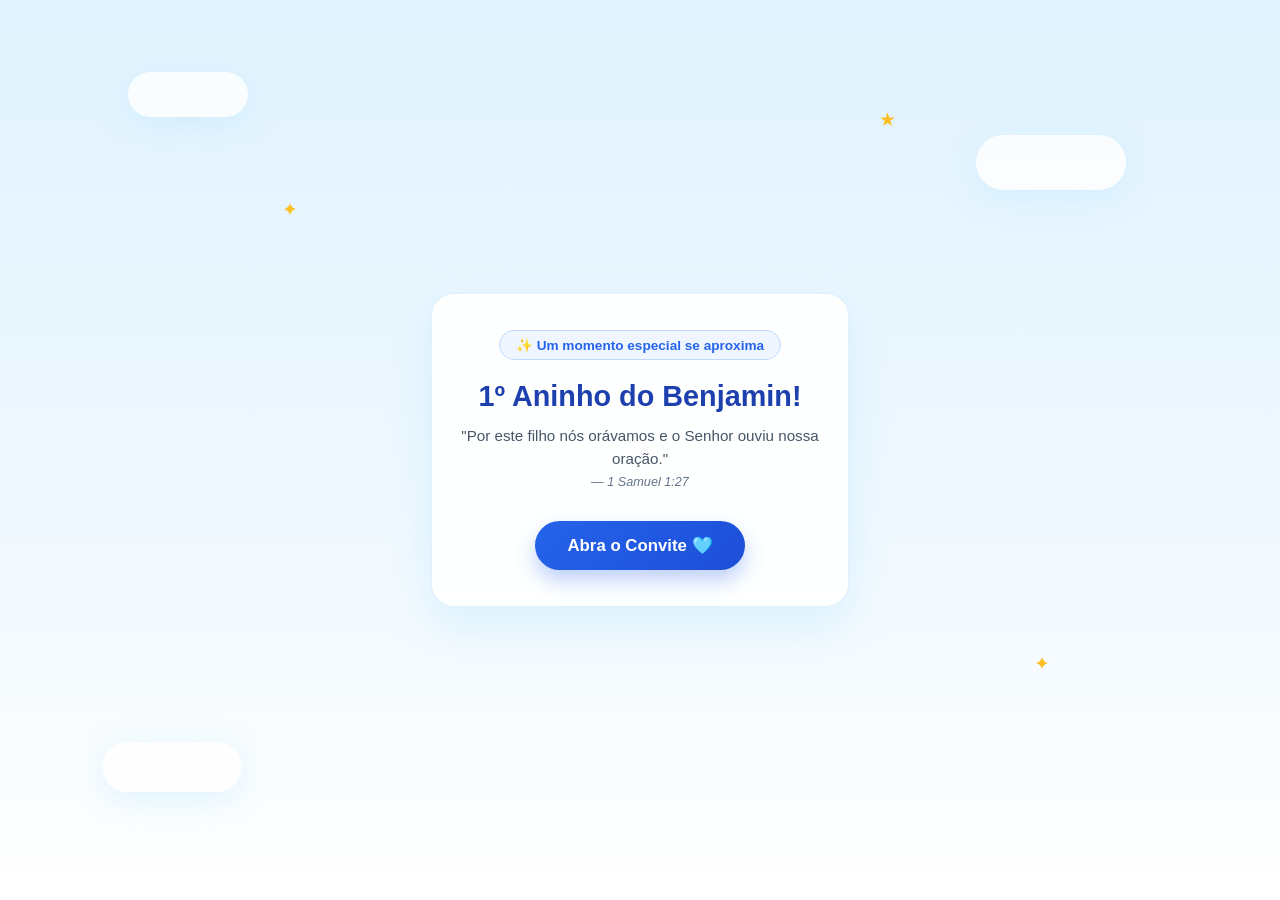
<file: index.html>
<!DOCTYPE html>
<html lang="pt-BR">
<head>
<meta charset="UTF-8">
<meta name="viewport" content="width=device-width, initial-scale=1.0">
<link rel="stylesheet" href="/src/css/style.css">
<title>1º Aninho do Benjamin</title>
</head>
<body>

<!-- Tela de Abertura -->
<div id="splash-screen">
  <div class="cloud cloud-1"></div>
  <div class="cloud cloud-2"></div>
  <div class="cloud cloud-3"></div>
  <span class="star star-1">✦</span>
  <span class="star star-2">★</span>
  <span class="star star-3">✦</span>
  <span class="star star-4">✦</span>

  <div class="splash-card">
    <span class="badge-tag">✨ Um momento especial se aproxima</span>
    <h1 class="splash-title">1º Aninho do Benjamin!</h1>
    <p class="splash-subtitle">
      "Por este filho nós orávamos e o Senhor ouviu nossa oração."<br>
      <small style="color: #64748b; font-style: italic;">— 1 Samuel 1:27</small>
    </p>

    <button class="btn-open-invite" onclick="revelarConvite('')">
      <span>Abra o Convite</span> 🩵
    </button>
  </div>
</div>

<!-- Script para acionar a transição -->
<script src="src/script.js"></script>

</body>
</html>
</file>
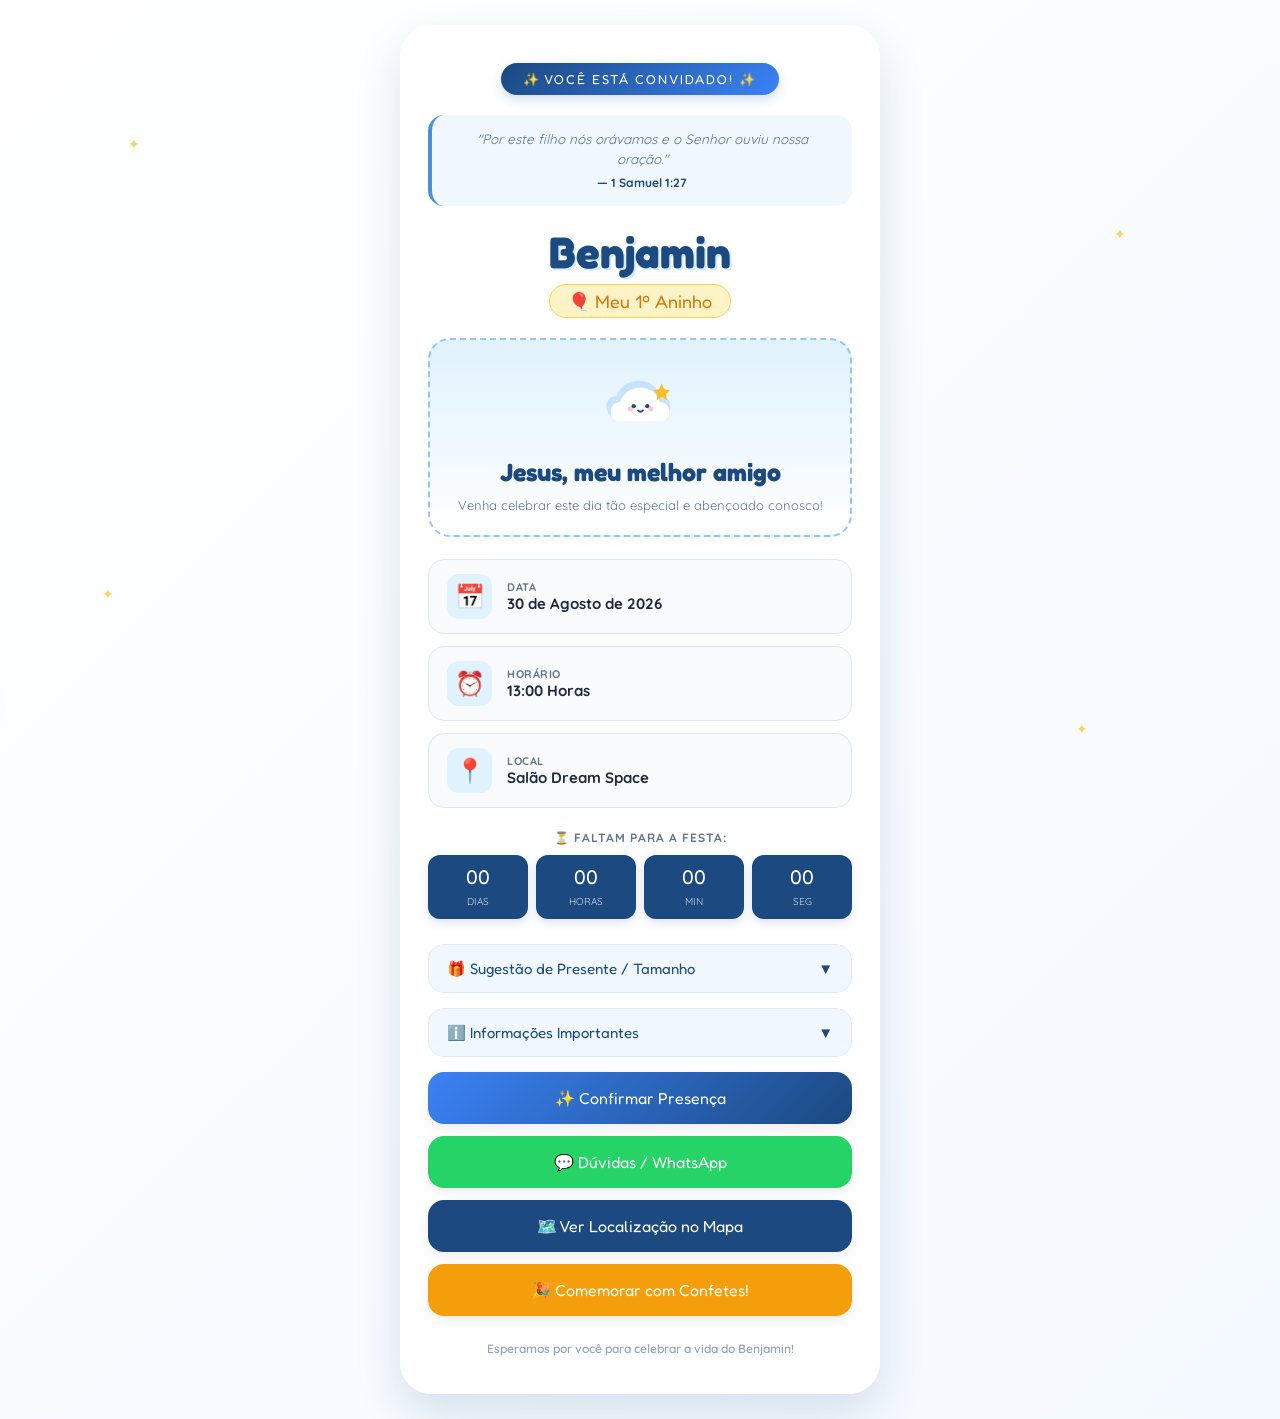
<file: src/Convite/convite.html>
<!DOCTYPE html>
<html lang="pt-BR">

<head>
    <meta charset="UTF-8">
    <meta name="viewport" content="width=device-width, initial-scale=1.0">
    <title>Convite de 1 Aninho - Benjamin</title>
    <link rel="preconnect" href="https://fonts.googleapis.com">
    <link rel="preconnect" href="https://fonts.gstatic.com" crossorigin>
    <link
        href="https://fonts.googleapis.com/css2?family=Fredoka:wght@400;600;700&family=Quicksand:wght@500;700&display=swap"
        rel="stylesheet">
    <link rel="stylesheet" href="../Convite/css/style.css">
    <link rel="icon" href="../img/logo.png">
</head>

<body>

    <!-- Fundo Animado com Nuvens Deslizantes e Estrelas -->
    <div class="cloud-bg-container">
        <div class="animated-cloud cloud-1"></div>
        <div class="animated-cloud cloud-2"></div>
        <div class="animated-cloud cloud-3"></div>

        <!-- Estrelas Brilhantes -->
        <div class="sparkle-star" style="top: 15%; left: 10%;">✦</div>
        <div class="sparkle-star" style="top: 25%; right: 12%; animation-delay: 1s;">✦</div>
        <div class="sparkle-star" style="top: 65%; left: 8%; animation-delay: 2s;">✦</div>
        <div class="sparkle-star" style="top: 80%; right: 15%; animation-delay: 0.5s;">✦</div>
    </div>

    <!-- Card Principal do Convite -->
    <div class="card">
        <div class="header-badge">✨ Você está convidado! ✨</div>

        <div class="bible-verse">
            "Por este filho nós orávamos e o Senhor ouviu nossa oração."
            <span>— 1 Samuel 1:27</span>
        </div>

        <div class="name-container">
            <h1 class="name">Benjamin</h1>
            <div class="age-tag">🎈 Meu 1º Aninho</div>
        </div>

        <div class="illustration-box">
            <svg class="illustration-svg" viewBox="0 0 100 100" fill="none" xmlns="http://www.w3.org/2000/svg">
                <path
                    d="M20 65 C15 65 10 60 10 52 C10 45 15 40 22 40 C25 30 35 22 48 22 C60 22 70 30 73 40 C80 40 85 45 85 52 C85 60 80 65 75 65 Z"
                    fill="#93C5FD" opacity="0.4" />
                <path
                    d="M25 70 C20 70 15 65 15 58 C15 52 20 47 26 47 C29 38 38 30 50 30 C61 30 70 38 73 47 C79 47 84 52 84 58 C84 65 79 70 74 70 Z"
                    fill="#ffffff" />
                <circle cx="42" cy="52" r="2.5" fill="#1B4980" />
                <circle cx="58" cy="52" r="2.5" fill="#1B4980" />
                <path d="M47 57 Q50 60 53 57" stroke="#1B4980" stroke-width="2" stroke-linecap="round" fill="none" />
                <circle cx="38" cy="55" r="3" fill="#FCA5A5" opacity="0.6" />
                <circle cx="62" cy="55" r="3" fill="#FCA5A5" opacity="0.6" />
                <polygon points="75,25 78,32 85,33 80,38 81,45 75,41 69,45 70,38 65,33 72,32" fill="#FBBF24" />
            </svg>
            <h2 class="theme-title">Jesus, meu melhor amigo</h2>
            <p class="subtitle">Venha celebrar este dia tão especial e abençoado conosco!</p>
        </div>

        <div class="details-grid">
            <div class="detail-card">
                <div class="detail-icon">📅</div>
                <div class="detail-text">
                    <h4>Data</h4>
                    <p>30 de Agosto de 2026</p>
                </div>
            </div>

            <div class="detail-card">
                <div class="detail-icon">⏰</div>
                <div class="detail-text">
                    <h4>Horário</h4>
                    <p>13:00 Horas</p>
                </div>
            </div>

            <div class="detail-card">
                <div class="detail-icon">📍</div>
                <div class="detail-text">
                    <h4>Local</h4>
                    <p>Salão Dream Space</p>
                </div>
            </div>
        </div>

        <!-- Contagem Regressiva -->
        <div class="countdown-title">⏳ Faltam para a festa:</div>
        <div class="timer-grid">
            <div class="timer-block">
                <span class="timer-number" id="days">00</span>
                <span class="timer-label">Dias</span>
            </div>
            <div class="timer-block">
                <span class="timer-number" id="hours">00</span>
                <span class="timer-label">Horas</span>
            </div>
            <div class="timer-block">
                <span class="timer-number" id="minutes">00</span>
                <span class="timer-label">Min</span>
            </div>
            <div class="timer-block">
                <span class="timer-number" id="seconds">00</span>
                <span class="timer-label">Seg</span>
            </div>
        </div>

        <!-- Abas Expansíveis -->
        <div class="expandable-section">
            <button class="expand-header" onclick="toggleExpand('gifts')">
                <span>🎁 Sugestão de Presente / Tamanho</span>
                <span id="gifts-arrow">▼</span>
            </button>
            <div id="gifts" class="expand-content">
                Sua presença é o nosso melhor presente! Mas caso deseje presentear o Benjamin:<br><br>
                • <strong>Roupinha:</strong> Tamanho 1 ano / 12-18 meses<br>
                • <strong>Calçado:</strong> Número 20 / 21<br>
                • <strong>Brinquedos:</strong> Educativos / Lúdicos
            </div>
        </div>

        <div class="expandable-section">
            <button class="expand-header" onclick="toggleExpand('info')">
                <span>ℹ️ Informações Importantes</span>
                <span id="info-arrow">▼</span>
            </button>
            <div id="info" class="expand-content">
                • Favor confirmar a presença até o dia 10/08 para organizarmos tudo com muito carinho!<br>
                • Como o espaço é limitado, pedimos a gentileza de não trazer acompanhantes ou convidados extras.<br>
                • Proibido o uso de bebidas alcoólicas no local. <br><br>

                Agradecemos a compreensão e esperamos você para celebrar esse momento especial! 🎉</b>
            </div>
        </div>

        <!-- Botões de Ação -->
        <div class="action-buttons">
            <button onclick="openModal()" class="btn btn-rsvp">
                <span>✨ Confirmar Presença</span>
            </button>
            
            <a href="#" target="_blank" class="btn btn-whatsapp">
                <span>💬 Dúvidas / WhatsApp</span>
            </a>

            <a href="https://www.google.com/maps/search/?api=1&query=Sal%C3%A3o+Dream+Space" target="_blank" class="btn btn-location">
                <span>🗺️ Ver Localização no Mapa</span>
            </a>
            <butt onclick="throwConfetti()" class="btn btn-confetti">
                <span>🎉 Comemorar com Confetes!</span>
            </butt  on>
        </div>

        <footer>
            <p>Esperamos por você para celebrar a vida do Benjamin!</p>
        </footer>
    </div>

    <!-- Modal de Prazo Encerrado -->
    <div id="rsvpModal" class="modal" onclick="closeModal()">
        <div class="modal-content" onclick="closeModal()" style="cursor: pointer;">
            <span class="close-btn" onclick="closeModal()">&times;</span>
            <h2 style="margin-bottom: 15px; color: #1B4980;">Prazo Encerrado ⏳</h2>
            <p style="font-size: 1rem; line-height: 1.6; color: #333; margin-bottom: 15px;">
                O prazo para confirmação de presença no aniversário do Benjamin já se encerrou e a lista final foi
                enviada ao evento.
            </p>
            <p style="font-size: 0.95rem; color: #1B4980; font-weight: bold; margin-bottom: 0;">
                Agradecemos muito o carinho de todos! 🩵
            </p>
            <span style="display: block; margin-top: 20px; font-size: 0.8rem; color: #888;">
                (Clique em qualquer lugar para fechar)
            </span>
        </div>
    </div>

    <script src="../Convite/js/script.js"></script>
</body>

</html>
</file>
<file: src/css/style.css>
*,
*::before,
*::after {
    box-sizing: border-box;
    margin: 0;
    padding: 0;
    text-decoration: none;
}

body {
    font-family: 'Segoe UI', -apple-system, BlinkMacSystemFont, Roboto, sans-serif;
    background-color: #0d1321;
    color: #f1f5f9;
    min-height: 100vh;
    overflow-x: hidden;
}

/* --- Tela de Abertura: Teaser / Splash Screen --- */

#screen-teaser {
    position: fixed;
    top: 0;
    left: 0;
    width: 100%;
    height: 100vh;
    background: linear-gradient(135deg, #0b111e 0%, #172136 50%, #1e2d4a 100%);
    display: flex;
    flex-direction: column;
    justify-content: center;
    align-items: center;
    z-index: 100;
    transition: opacity 1s ease, visibility 1s ease;
    padding: 20px;
    text-align: center;
}

/* Efeito para esconder a Tela 1 na transição */

#screen-teaser.hidden {
    opacity: 0;
    visibility: hidden;
    pointer-events: none;
}

/* Tela 1: Conteúdo */

.teaser-content {
    position: relative;
    z-index: 10;
    max-width: 600px;
}

.teaser-title {
    font-size: 2.2rem;
    font-weight: 300;
    letter-spacing: 2px;
    margin-bottom: 15px;
    color: #ffffff;
}

.teaser-subtitle {
    font-size: 1.1rem;
    color: #cbd5e1;
    margin-bottom: 35px;
    font-weight: 300;
}

.btn-open {
    background: transparent;
    color: #ffffff;
    border: 1px solid rgba(255, 255, 255, 0.4);
    padding: 14px 32px;
    font-size: 1rem;
    letter-spacing: 2px;
    text-transform: uppercase;
    border-radius: 30px;
    cursor: pointer;
    transition: all 0.3s ease;
    backdrop-filter: blur(5px);
}

.btn-open:hover {
    background: #ffffff;
    color: #0d1321;
    border-color: #ffffff;
    box-shadow: 0 0 20px rgba(255, 255, 255, 0.3);
}

/* --- Convite Especial (Tela 2) --- */

#screen-invitation {
    min-height: 100vh;
    display: flex;
    justify-content: center;
    align-items: center;
    padding: 40px 20px;
    background: #0d1321;
}

.card-invitation {
    background: rgba(23, 33, 54, 0.8);
    border: 1px solid rgba(255, 255, 255, 0.1);
    border-radius: 16px;
    padding: 40px;
    max-width: 550px;
    width: 100%;
    text-align: center;
    box-shadow: 0 20px 40px rgba(0, 0, 0, 0.5);
    backdrop-filter: blur(10px);
}

.invitation-title {
    font-size: 2.2rem;
    font-weight: 400;
    color: #38bdf8;
    margin-bottom: 15px;
}

.invitation-text {
    font-size: 1.05rem;
    color: #e2e8f0;
    line-height: 1.6;
    margin-bottom: 30px;
}

.event-details {
    margin: 25px 0;
    padding: 20px;
    background: rgba(255, 255, 255, 0.03);
    border-radius: 10px;
}

.event-details p {
    margin: 8px 0;
    color: #94a3b8;
}

/* Tela de Abertura */
#splash-screen {
    position: fixed;
    top: 0;
    left: 0;
    width: 100%;
    height: 100vh;
    background: linear-gradient(180deg, #e0f2fe 0%, #f0f9ff 60%, #ffffff 100%);
    display: flex;
    flex-direction: column;
    justify-content: center;
    align-items: center;
    z-index: 9999;
    padding: 24px;
    text-align: center;
    transition: opacity 0.8s ease, visibility 0.8s ease, transform 0.8s ease;
}

#splash-screen.hidden {
    opacity: 0;
    visibility: hidden;
    transform: scale(1.05);
    pointer-events: none;
}

.cloud {
    position: absolute;
    background: #ffffff;
    border-radius: 50px;
    opacity: 0.85;
    filter: drop-shadow(0 8px 16px rgba(186, 230, 253, 0.5));
    animation: floatCloud 6s ease-in-out infinite alternate;
}

.cloud-1 {
    top: 8%;
    left: 10%;
    width: 120px;
    height: 45px;
    animation-delay: 0s;
}

.cloud-2 {
    top: 15%;
    right: 12%;
    width: 150px;
    height: 55px;
    animation-delay: 1.5s;
}

.cloud-3 {
    bottom: 12%;
    left: 8%;
    width: 140px;
    height: 50px;
    animation-delay: 0.8s;
}

@keyframes floatCloud {
    0% {
        transform: translateY(0px) scale(1);
    }

    100% {
        transform: translateY(-12px) scale(1.03);
    }
}

.star {
    position: absolute;
    color: #fbbf24;
    font-size: 1.2rem;
    animation: pulseStar 2s infinite ease-in-out alternate;
}

.star-1 {
    top: 22%;
    left: 22%;
    animation-delay: 0.2s;
}

.star-2 {
    top: 12%;
    right: 30%;
    animation-delay: 0.7s;
}

.star-3 {
    bottom: 25%;
    right: 18%;
    animation-delay: 1.1s;
}

@keyframes pulseStar {
    0% {
        transform: scale(0.8);
        opacity: 0.5;
    }

    100% {
        transform: scale(1.2);
        opacity: 1;
    }
}

.splash-card {
    position: relative;
    z-index: 10;
    background: rgba(255, 255, 255, 0.92);
    border: 2px solid #e0f2fe;
    border-radius: 24px;
    padding: 36px 28px;
    max-width: 420px;
    width: 100%;
    box-shadow: 0 20px 40px rgba(186, 230, 253, 0.4);
    backdrop-filter: blur(8px);
    animation: popIn 0.8s cubic-bezier(0.175, 0.885, 0.32, 1.275);
}

@keyframes popIn {
    0% {
        opacity: 0;
        transform: scale(0.85) translateY(20px);
    }

    100% {
        opacity: 1;
        transform: scale(1) translateY(0);
    }
}

.badge-tag {
    display: inline-block;
    background: #eff6ff;
    color: #2563eb;
    font-weight: 600;
    font-size: 0.85rem;
    padding: 6px 16px;
    border-radius: 20px;
    border: 1px solid #bfdbfe;
    margin-bottom: 20px;
}

.splash-title {
    font-family: 'Fredoka', 'Quicksand', sans-serif;
    color: #1e40af;
    font-size: 1.8rem;
    font-weight: 600;
    margin-bottom: 12px;
}

.splash-subtitle {
    color: #475569;
    font-size: 0.95rem;
    line-height: 1.5;
    margin-bottom: 28px;
}

.btn-open-invite {
    background: linear-gradient(135deg, #2563eb 0%, #1d4ed8 100%);
    color: #ffffff;
    font-size: 1.05rem;
    font-weight: 600;
    padding: 14px 32px;
    border: none;
    border-radius: 50px;
    cursor: pointer;
    box-shadow: 0 10px 20px rgba(37, 99, 235, 0.3);
    transition: all 0.3s ease;
}

.btn-open-invite:hover {
    transform: translateY(-2px);
    box-shadow: 0 14px 28px rgba(37, 99, 235, 0.4);
}

/* Spinner discreto para o botão */
.loader {
    width: 18px;
    height: 18px;
    border: 2px solid rgba(255, 255, 255, 0.4);
    border-top-color: #ffffff;
    border-radius: 50%;
    animation: spin 0.8s linear infinite;
    display: inline-block;
}

@keyframes spin {
    to {
        transform: rotate(360deg);
    }
}
</file>
<file: src/Convite/css/style.css>
* {
  box-sizing: border-box;
  margin: 0;
  padding: 0;
  text-decoration: none;
}

body {
  font-family: 'Quicksand', sans-serif;
  background: linear-gradient(-45deg, #bbe1fa, #e0f2fe, #f0f7ff, #ffffff);
  background-size: 400% 400%;
  animation: gradientBG 15s ease infinite;
  color: #2c3e50;
  min-height: 100vh;
  display: flex;
  justify-content: center;
  align-items: center;
  padding: 25px 15px;
  overflow-x: hidden;
  position: relative;
}

@keyframes gradientBG {
  0% { background-position: 0% 50%; }
  50% { background-position: 100% 50%; }
  100% { background-position: 0% 50%; }
}

/* Nuvens dinâmicas no fundo */
.cloud-bg-container {
  position: fixed;
  top: 0;
  left: 0;
  width: 100vw;
  height: 100vh;
  pointer-events: none;
  z-index: 0;
  overflow: hidden;
}

.animated-cloud {
  position: absolute;
  background: rgba(255, 255, 255, 0.75);
  border-radius: 100px;
  filter: drop-shadow(0 8px 15px rgba(100, 150, 200, 0.12));
  animation: floatCloud linear infinite;
}

.animated-cloud::before,
.animated-cloud::after {
  content: '';
  position: absolute;
  background: rgba(255, 255, 255, 0.75);
  border-radius: 50%;
}

.cloud-1 {
  width: 150px;
  height: 50px;
  top: 10%;
  left: -180px;
  animation-duration: 28s;
}

.cloud-1::before {
  width: 65px;
  height: 65px;
  top: -30px;
  left: 25px;
}

.cloud-1::after {
  width: 50px;
  height: 50px;
  top: -20px;
  right: 25px;
}

.cloud-2 {
  width: 200px;
  height: 60px;
  top: 45%;
  left: -220px;
  animation-duration: 38s;
  animation-delay: 5s;
  opacity: 0.85;
}

.cloud-2::before {
  width: 80px;
  height: 80px;
  top: -35px;
  left: 35px;
}

.cloud-2::after {
  width: 60px;
  height: 60px;
  top: -22px;
  right: 35px;
}

.cloud-3 {
  width: 130px;
  height: 45px;
  top: 75%;
  left: -150px;
  animation-duration: 22s;
  animation-delay: 12s;
}

.cloud-3::before {
  width: 55px;
  height: 55px;
  top: -25px;
  left: 20px;
}

.cloud-3::after {
  width: 40px;
  height: 40px;
  top: -15px;
  right: 20px;
}

@keyframes floatCloud {
  0% { transform: translateX(0); }
  100% { transform: translateX(calc(100vw + 300px)); }
}

/* Estrelas Brilhantes */
.sparkle-star {
  position: absolute;
  color: #FBBF24;
  font-size: 14px;
  animation: pulseStar 3s ease-in-out infinite alternate;
  opacity: 0.7;
}

@keyframes pulseStar {
  0% { transform: scale(0.8) rotate(0deg); opacity: 0.3; }
  100% { transform: scale(1.3) rotate(20deg); opacity: 0.9; }
}

/* Card do Convite */
.card {
  background: rgba(255, 255, 255, 0.94);
  backdrop-filter: blur(12px);
  max-width: 480px;
  width: 100%;
  border-radius: 32px;
  padding: 35px 25px;
  box-shadow: 0 20px 45px rgba(27, 73, 128, 0.15);
  border: 3px solid #ffffff;
  text-align: center;
  position: relative;
  z-index: 1;
  animation: fadeIn 1s ease-out;
}

@keyframes fadeIn {
  from { opacity: 0; transform: translateY(20px); }
  to { opacity: 1; transform: translateY(0); }
}

/* Badge Superior */
.header-badge {
  background: linear-gradient(135deg, #1B4980, #3B82F6);
  color: #ffffff;
  font-family: 'Fredoka', sans-serif;
  font-size: 13px;
  letter-spacing: 2px;
  text-transform: uppercase;
  padding: 8px 22px;
  border-radius: 50px;
  display: inline-block;
  margin-bottom: 20px;
  box-shadow: 0 4px 12px rgba(27, 73, 128, 0.2);
}

/* Versículo */
.bible-verse {
  font-size: 13.5px;
  color: #5a738e;
  font-style: italic;
  background: #f0f7ff;
  padding: 14px 18px;
  border-radius: 16px;
  border-left: 4px solid #4A90E2;
  margin-bottom: 22px;
  line-height: 1.5;
}

.bible-verse span {
  display: block;
  font-weight: bold;
  font-style: normal;
  margin-top: 4px;
  color: #1B4980;
  font-size: 12px;
}

/* Nome do Aniversariante */
.name-container {
  margin: 15px 0 20px;
}

.name {
  font-family: 'Fredoka', sans-serif;
  font-size: 44px;
  color: #1B4980;
  text-shadow: 2px 2px 0px #d2ebfc;
  line-height: 1.1;
}

.age-tag {
  font-family: 'Fredoka', sans-serif;
  font-size: 18px;
  color: #D97706;
  background: #FEF3C7;
  display: inline-block;
  padding: 5px 18px;
  border-radius: 20px;
  margin-top: 8px;
  border: 1px solid #FCD34D;
}

/* Ilustração Central */
.illustration-box {
  background: linear-gradient(180deg, #e0f2fe 0%, #ffffff 100%);
  border-radius: 22px;
  padding: 22px;
  margin: 20px 0;
  border: 2px dashed #93c5fd;
  display: flex;
  flex-direction: column;
  align-items: center;
  gap: 10px;
}

.illustration-svg {
  width: 85px;
  height: 85px;
  animation: gentleFloat 4s ease-in-out infinite;
}

@keyframes gentleFloat {
  0%, 100% { transform: translateY(0); }
  50% { transform: translateY(-8px); }
}

.theme-title {
  font-family: 'Fredoka', sans-serif;
  font-size: 25px;
  color: #1B4980;
}

.subtitle {
  font-size: 13px;
  color: #64748b;
}

/* Detalhes */
.details-grid {
  display: grid;
  grid-template-columns: 1fr;
  gap: 12px;
  margin: 22px 0;
  text-align: left;
}

.detail-card {
  background: #f8fafc;
  border: 1px solid #e2e8f0;
  padding: 14px 18px;
  border-radius: 16px;
  display: flex;
  align-items: center;
  gap: 15px;
}

.detail-icon {
  font-size: 24px;
  background: #e0f2fe;
  width: 45px;
  height: 45px;
  border-radius: 12px;
  display: flex;
  align-items: center;
  justify-content: center;
  flex-shrink: 0;
}

.detail-text h4 {
  font-size: 11px;
  text-transform: uppercase;
  color: #64748b;
  letter-spacing: 0.5px;
}

.detail-text p {
  font-size: 15px;
  font-weight: 700;
  color: #1e293b;
}

/* Contagem Regressiva */
.countdown-title {
  font-size: 12px;
  font-weight: 700;
  color: #64748b;
  text-transform: uppercase;
  letter-spacing: 1px;
  margin-bottom: 10px;
}

.timer-grid {
  display: grid;
  grid-template-columns: repeat(4, 1fr);
  gap: 8px;
  margin-bottom: 25px;
}

.timer-block {
  background: #1B4980;
  color: white;
  padding: 10px 5px;
  border-radius: 12px;
  box-shadow: 0 4px 10px rgba(27, 73, 128, 0.15);
}

.timer-number {
  font-family: 'Fredoka', sans-serif;
  font-size: 20px;
  display: block;
}

.timer-label {
  font-size: 10px;
  opacity: 0.8;
  text-transform: uppercase;
}

/* Seções Expansíveis */
.expandable-section {
  margin-bottom: 15px;
  border-radius: 16px;
  overflow: hidden;
  border: 1px solid #e2e8f0;
  background: #ffffff;
}

.expand-header {
  width: 100%;
  padding: 14px 18px;
  background: #f0f7ff;
  border: none;
  display: flex;
  justify-content: space-between;
  align-items: center;
  font-family: 'Fredoka', sans-serif;
  font-size: 15px;
  color: #1B4980;
  cursor: pointer;
  transition: background 0.2s ease;
}

.expand-header:hover {
  background: #e0f2fe;
}

.expand-content {
  max-height: 0;
  overflow: hidden;
  transition: max-height 0.3s ease-out, padding 0.3s ease;
  padding: 0 18px;
  font-size: 13.5px;
  color: #475569;
  text-align: left;
  line-height: 1.6;
}

.expand-content.open {
  padding: 15px 18px;
  max-height: 300px;
  border-top: 1px solid #e2e8f0;
}

/* Botões de Ação */
.action-buttons {
  display: flex;
  flex-direction: column;
  gap: 12px;
  margin-top: 10px;
}

.btn {
  display: flex;
  align-items: center;
  justify-content: center;
  gap: 10px;
  width: 100%;
  padding: 16px;
  border-radius: 16px;
  font-family: 'Fredoka', sans-serif;
  font-size: 16px;
  text-decoration: none;
  border: none;
  cursor: pointer;
  transition: all 0.3s ease;
  box-shadow: 0 4px 12px rgba(0, 0, 0, 0.08);
}

.btn-rsvp {
  background: linear-gradient(135deg, #3B82F6, #1B4980);
  color: white;
}

.btn-rsvp:hover {
  background: linear-gradient(135deg, #2563EB, #153863);
  transform: translateY(-2px);
  box-shadow: 0 6px 18px rgba(27, 73, 128, 0.3);
}

.btn-whatsapp {
  background: #25D366;
  color: white;
}

.btn-whatsapp:hover {
  background: #20ba5a;
  transform: translateY(-2px);
  box-shadow: 0 6px 18px rgba(37, 211, 102, 0.3);
}

.btn-location {
  background: #1B4980;
  color: white;
}

.btn-location:hover {
  background: #153863;
  transform: translateY(-2px);
  box-shadow: 0 6px 18px rgba(27, 73, 128, 0.3);
}

.btn-confetti {
  background: #F59E0B;
  color: white;
}

.btn-confetti:hover {
  background: #d97706;
  transform: translateY(-2px);
}

/* Confetes */
.confetti {
  position: fixed;
  width: 100px;
  height: 10px;
  z-index: 9999;
  pointer-events: none;
  border-radius: 50%;
  animation: fall 3s linear forwards;
}

@keyframes fall {
  0% { transform: translateY(-100vh) rotate(0deg); opacity: 1; }
  100% { transform: translateY(100vh) rotate(720deg); opacity: 0; }
}

footer {
  margin-top: 25px;
  font-size: 12px;
  font-weight: 600;
  color: #94a3b8;
}

/* Modal Responsivo */
/* Container Overlay */
.modal {
    display: none;
    position: fixed;
    top: 0;
    left: 0;
    width: 100vw;
    height: 100vh;
    background-color: rgba(0, 0, 0, 0.5);
    z-index: 9999;
    justify-content: center;
    align-items: center;
    padding: 20px;
    box-sizing: border-box;
}

/* Exibe centralizado ao abrir */
.modal.active {
    display: flex;
}

/* Card centralizado */
.modal-content {
    background-color: #ffffff;
    border-radius: 16px;
    padding: 30px 25px;
    max-width: 420px;
    width: 100%;
    box-shadow: 0 10px 25px rgba(0, 0, 0, 0.2);
    position: relative;
    text-align: center;
    animation: modalFadeIn 0.25s ease-out;
}

@keyframes modalFadeIn {
    from {
        opacity: 0;
        transform: scale(0.92);
    }
    to {
        opacity: 1;
        transform: scale(1);
    }
}
</file>
